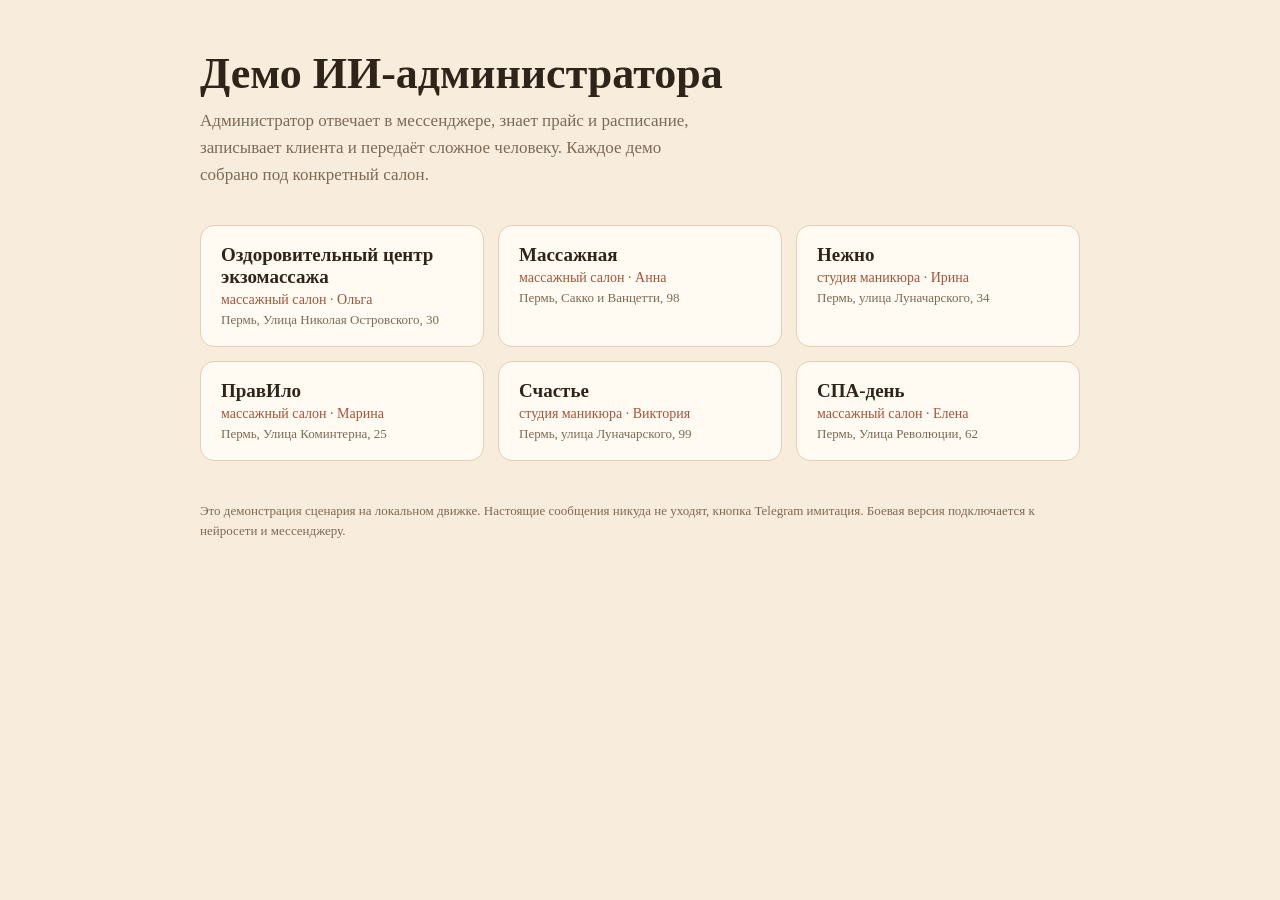
<file: index.html>
<!doctype html>
<html lang="ru">
<head>
<meta charset="utf-8">
<meta name="viewport" content="width=device-width, initial-scale=1">
<title>Демо ИИ-администратора</title>
<style>
  :root { --bg: #f8ecdc; --ink: #2f2419; --muted: #7d6a55; --line: #e2cfb6; --accent: #a4553a; }
  * { box-sizing: border-box; }
  body { margin: 0; padding: 48px 20px 64px; background: var(--bg); color: var(--ink);
         font-family: Georgia, "Times New Roman", serif; }
  .wrap { max-width: 880px; margin: 0 auto; }
  h1 { font-size: clamp(28px, 4vw, 44px); margin: 0 0 8px; font-weight: 600; }
  p.lead { color: var(--muted); margin: 0 0 36px; font-size: 17px; line-height: 1.6; max-width: 60ch; }
  .grid { display: grid; gap: 14px; grid-template-columns: repeat(auto-fill, minmax(250px, 1fr)); }
  .card { display: flex; flex-direction: column; gap: 4px; padding: 18px 20px; text-decoration: none;
          color: inherit; background: #fffaf2; border: 1px solid var(--line); border-radius: 14px;
          transition: border-color .2s, transform .2s; }
  .card:hover { border-color: var(--accent); transform: translateY(-2px); }
  .card__name { font-size: 19px; font-weight: 600; }
  .card__meta { color: var(--accent); font-size: 14px; }
  .card__addr { color: var(--muted); font-size: 13px; }
  footer { margin-top: 40px; color: var(--muted); font-size: 13px; line-height: 1.6; }
  @media (prefers-reduced-motion: reduce) { .card { transition: none; } .card:hover { transform: none; } }
</style>
</head>
<body>
  <div class="wrap">
    <h1>Демо ИИ-администратора</h1>
    <p class="lead">Администратор отвечает в мессенджере, знает прайс и расписание, записывает клиента и передаёт сложное человеку. Каждое демо собрано под конкретный салон.</p>
    <div class="grid">
      <a class="card" href="./ekzomassazh/">
        <span class="card__name">Оздоровительный центр экзомассажа</span>
        <span class="card__meta">массажный салон · Ольга</span>
        <span class="card__addr">Пермь, Улица Николая Островского, 30</span>
      </a>
      <a class="card" href="./massazhnaya/">
        <span class="card__name">Массажная</span>
        <span class="card__meta">массажный салон · Анна</span>
        <span class="card__addr">Пермь, Сакко и Ванцетти, 98</span>
      </a>
      <a class="card" href="./nezhno/">
        <span class="card__name">Нежно</span>
        <span class="card__meta">студия маникюра · Ирина</span>
        <span class="card__addr">Пермь, улица Луначарского, 34</span>
      </a>
      <a class="card" href="./pravilo/">
        <span class="card__name">ПравИло</span>
        <span class="card__meta">массажный салон · Марина</span>
        <span class="card__addr">Пермь, Улица Коминтерна, 25</span>
      </a>
      <a class="card" href="./schastye/">
        <span class="card__name">Счастье</span>
        <span class="card__meta">студия маникюра · Виктория</span>
        <span class="card__addr">Пермь, улица Луначарского, 99</span>
      </a>
      <a class="card" href="./spa-den/">
        <span class="card__name">СПА-день</span>
        <span class="card__meta">массажный салон · Елена</span>
        <span class="card__addr">Пермь, Улица Революции, 62</span>
      </a>
    </div>
    <footer>Это демонстрация сценария на локальном движке. Настоящие сообщения никуда не уходят,
    кнопка Telegram имитация. Боевая версия подключается к нейросети и мессенджеру.</footer>
  </div>
</body>
</html>
</file>
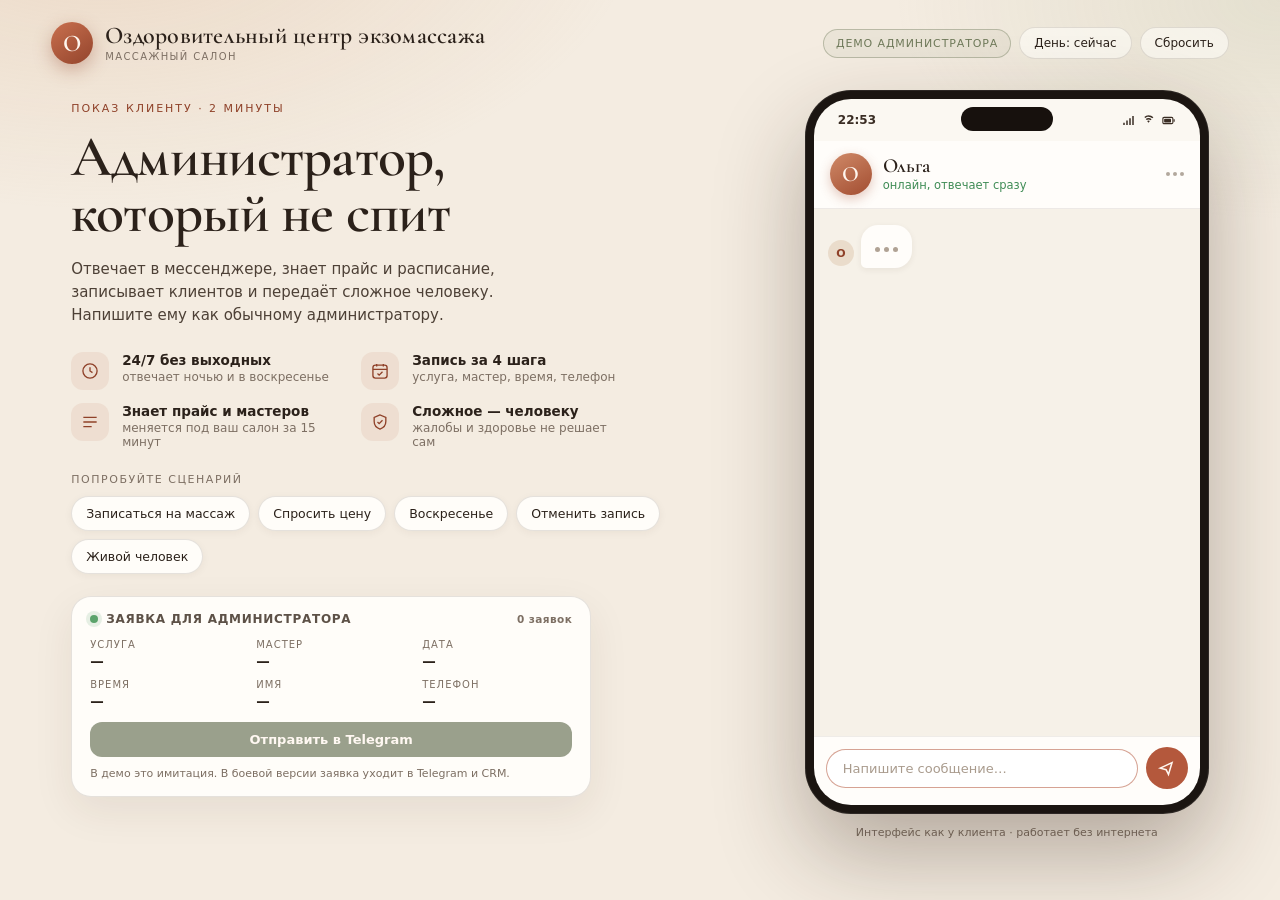
<file: ekzomassazh/index.html>
<!DOCTYPE html>
<html lang="ru">
<head>
  <meta charset="UTF-8">
  <meta name="viewport" content="width=device-width, initial-scale=1.0">
  <title>ИИ-администратор салона — демо</title>
  <meta name="description" content="Демо ИИ-администратора салона красоты: отвечает, знает цены и расписание, записывает клиентов, передаёт сложное человеку.">
  <link rel="icon" href="data:image/svg+xml,%3Csvg xmlns='http://www.w3.org/2000/svg' viewBox='0 0 32 32'%3E%3Crect width='32' height='32' rx='8' fill='%23a4553a'/%3E%3Cpath d='M8 10h16v11H15l-7 5z' fill='%23fffaf2'/%3E%3C/svg%3E">
  <link rel="stylesheet" href="fonts.css">
  <link rel="stylesheet" href="styles.css">
</head>
<body>

  <header class="topbar">
    <a class="brand" href="#">
      <span class="brand__mark" id="brandMark">А</span>
      <span class="brand__text"><span id="brandName">Аврора</span><small id="brandTagline">студия красоты</small></span>
    </a>
    <div class="topbar__right">
      <span class="demo-badge">демо администратора</span>
      <button class="ghost-btn" id="nightToggle" type="button" aria-pressed="false">День: сейчас</button>
      <button class="ghost-btn" id="resetBtn" type="button">Сбросить</button>
    </div>
  </header>

  <main class="layout">

    <section class="hero" aria-labelledby="heroTitle">
      <p class="eyebrow">Показ клиенту · 2 минуты</p>
      <h1 id="heroTitle">Администратор,<br>который не спит</h1>
      <p class="lead">Отвечает в мессенджере, знает прайс и расписание, записывает клиентов и передаёт сложное человеку. Напишите ему как обычному администратору.</p>

      <ul class="features">
        <li>
          <span class="feature__icon" aria-hidden="true">
            <svg viewBox="0 0 24 24" fill="none" stroke="currentColor" stroke-width="1.6"><circle cx="12" cy="12" r="8.5"/><path d="M12 7.5V12l3 2"/></svg>
          </span>
          <span><b>24/7 без выходных</b><small>отвечает ночью и в воскресенье</small></span>
        </li>
        <li>
          <span class="feature__icon" aria-hidden="true">
            <svg viewBox="0 0 24 24" fill="none" stroke="currentColor" stroke-width="1.6"><rect x="3.5" y="5" width="17" height="15.5" rx="3"/><path d="M8 3.5v3M16 3.5v3M3.5 10h17"/><path d="m9 15 2 2 4-4"/></svg>
          </span>
          <span><b>Запись за 4 шага</b><small>услуга, мастер, время, телефон</small></span>
        </li>
        <li>
          <span class="feature__icon" aria-hidden="true">
            <svg viewBox="0 0 24 24" fill="none" stroke="currentColor" stroke-width="1.6"><path d="M4 6.5h16M4 12h16M4 17.5h10"/></svg>
          </span>
          <span><b>Знает прайс и мастеров</b><small>меняется под ваш салон за 15 минут</small></span>
        </li>
        <li>
          <span class="feature__icon" aria-hidden="true">
            <svg viewBox="0 0 24 24" fill="none" stroke="currentColor" stroke-width="1.6"><path d="M12 3.5 5 6.5v5c0 4.3 2.9 7.6 7 9 4.1-1.4 7-4.7 7-9v-5l-7-3Z"/><path d="m9 12 2 2 4-4"/></svg>
          </span>
          <span><b>Сложное — человеку</b><small>жалобы и здоровье не решает сам</small></span>
        </li>
      </ul>

      <div class="scenarios" aria-label="Готовые сценарии для показа">
        <p class="scenarios__title">Попробуйте сценарий</p>
        <div class="scenarios__row">
          <button type="button" class="scenario" data-scenario="Хочу записаться на массаж">Записаться на массаж</button>
          <button type="button" class="scenario" data-scenario="Сколько стоит массаж?">Спросить цену</button>
          <button type="button" class="scenario" data-scenario="Вы работаете в воскресенье?">Воскресенье</button>
          <button type="button" class="scenario" data-scenario="Хочу отменить запись">Отменить запись</button>
          <button type="button" class="scenario" data-scenario="Позовите живого человека">Живой человек</button>
        </div>
      </div>

      <div class="lead-card" id="leadCard" aria-label="Заявка, которую собрал администратор">
        <div class="lead-card__head">
          <span class="lead-card__dot" aria-hidden="true"></span>
          <span>Заявка для администратора</span>
          <span class="lead-card__count" id="leadCount">0 заявок</span>
        </div>
        <dl class="lead-card__grid">
          <div><dt>Услуга</dt><dd id="leadService">—</dd></div>
          <div><dt>Мастер</dt><dd id="leadMaster">—</dd></div>
          <div><dt>Дата</dt><dd id="leadDate">—</dd></div>
          <div><dt>Время</dt><dd id="leadTime">—</dd></div>
          <div><dt>Имя</dt><dd id="leadName">—</dd></div>
          <div><dt>Телефон</dt><dd id="leadPhone">—</dd></div>
        </dl>
        <button type="button" class="tg-btn" id="sendTg" disabled>Отправить в Telegram</button>
        <p class="lead-card__hint">В демо это имитация. В боевой версии заявка уходит в Telegram и CRM.</p>
      </div>

    </section>

    <section class="stage" aria-label="Телефон с чатом администратора">
      <div class="phone">
        <div class="phone__status">
          <span id="clock">10:24</span>
          <span class="phone__island" aria-hidden="true"></span>
          <span class="phone__icons" aria-hidden="true">
            <svg viewBox="0 0 20 20" fill="currentColor"><path d="M3 13h2v3H3zM7 10h2v6H7zM11 7h2v9h-2zM15 4h2v12h-2z"/></svg>
            <svg viewBox="0 0 20 20" fill="currentColor"><path d="M10 3c2.5 0 4.8 1 6.5 2.7l-1.4 1.4A7.2 7.2 0 0 0 10 5c-1.6 0-3.1.6-4.2 1.7L4.4 5.3A9.2 9.2 0 0 1 10 3Zm0 3.5c1.6 0 3 .6 4.1 1.7l-1.4 1.4A4.2 4.2 0 0 0 10 8.5c-.9 0-1.7.3-2.3.8L6.3 7.9c1-.9 2.3-1.4 3.7-1.4Zm0 3.5c.7 0 1.3.3 1.8.7L10 13l-1.8-2.3c.5-.4 1.1-.7 1.8-.7Z"/></svg>
            <svg viewBox="0 0 24 24" fill="none" stroke="currentColor" stroke-width="1.8"><rect x="3" y="7" width="16" height="10" rx="2"/><path d="M21 10v4"/><rect x="5" y="9" width="11" height="6" rx="1" fill="currentColor" stroke="none"/></svg>
          </span>
        </div>

        <div class="phone__header">
          <div class="avatar" id="adminAvatar" aria-hidden="true">А</div>
          <div class="phone__who">
            <strong id="adminNameHeader">Анна</strong>
            <span id="chatStatus">онлайн, отвечает сразу</span>
          </div>
          <div class="phone__dots" aria-hidden="true">
            <span></span><span></span><span></span>
          </div>
        </div>

        <div class="chat" id="messages" role="log" aria-live="polite" aria-label="Переписка с администратором"></div>

        <div class="chips" id="chips" aria-label="Быстрые ответы"></div>

        <form class="composer" id="chatForm" autocomplete="off">
          <label class="visually-hidden" for="chatInput">Сообщение администратору</label>
          <input id="chatInput" type="text" placeholder="Напишите сообщение…" maxlength="300">
          <button type="submit" id="sendBtn" aria-label="Отправить">
            <svg viewBox="0 0 24 24" fill="none" stroke="currentColor" stroke-width="1.9"><path d="m4 11.5 15-7-4.5 15-3-6-7.5-2Z"/></svg>
          </button>
        </form>
      </div>
      <div class="stage__caption">
        <span class="badge-soft" id="escalateBadge" hidden>передано администратору</span>
        <span>Интерфейс как у клиента · работает без интернета</span>
      </div>
    </section>

  </main>

  <div class="toast" id="toast" role="status" aria-live="polite"></div>

  <script src="data.js"></script>
  <script src="app.js"></script>
</body>
</html>
</file>
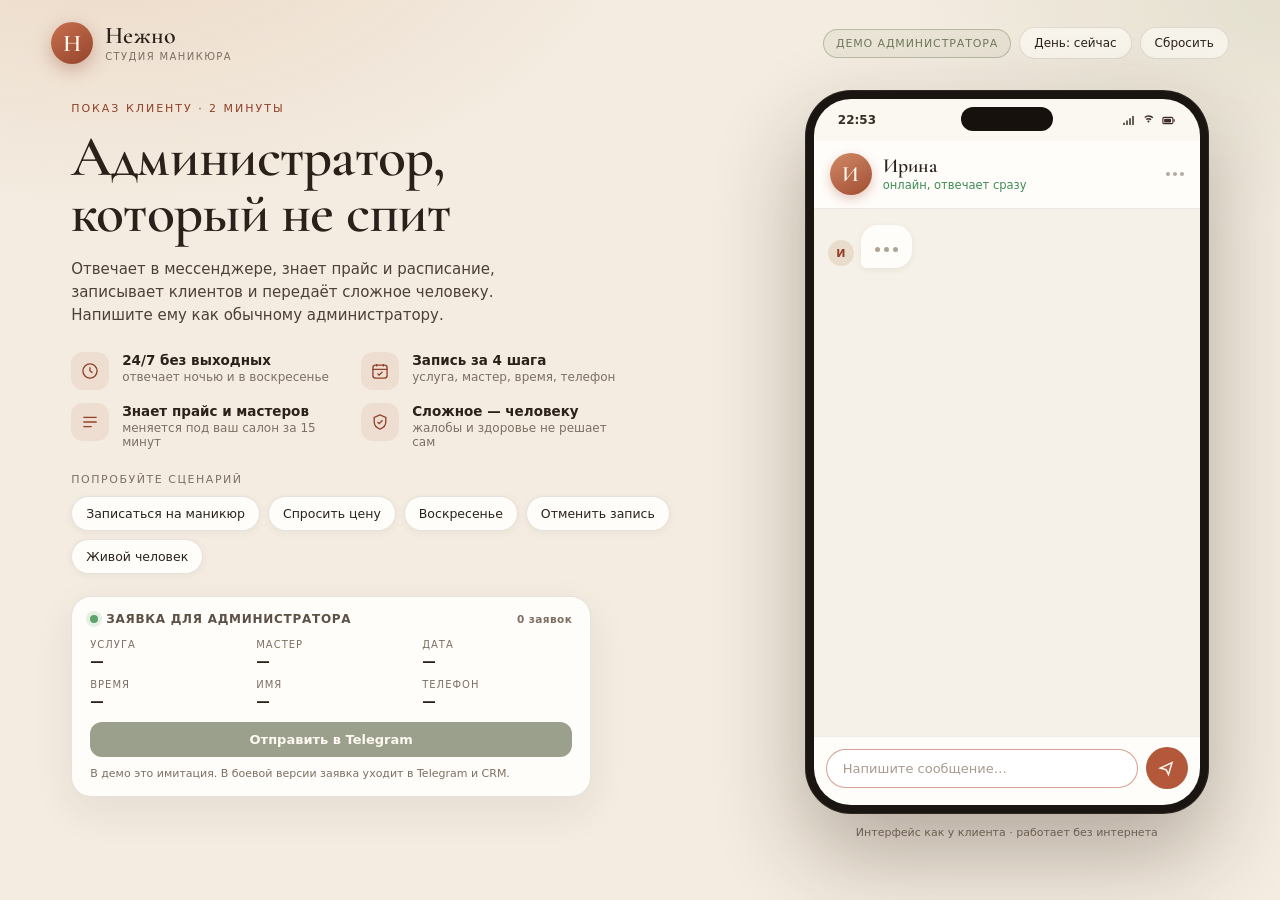
<file: nezhno/index.html>
<!DOCTYPE html>
<html lang="ru">
<head>
  <meta charset="UTF-8">
  <meta name="viewport" content="width=device-width, initial-scale=1.0">
  <title>ИИ-администратор салона — демо</title>
  <meta name="description" content="Демо ИИ-администратора салона красоты: отвечает, знает цены и расписание, записывает клиентов, передаёт сложное человеку.">
  <link rel="icon" href="data:image/svg+xml,%3Csvg xmlns='http://www.w3.org/2000/svg' viewBox='0 0 32 32'%3E%3Crect width='32' height='32' rx='8' fill='%23a4553a'/%3E%3Cpath d='M8 10h16v11H15l-7 5z' fill='%23fffaf2'/%3E%3C/svg%3E">
  <link rel="stylesheet" href="fonts.css">
  <link rel="stylesheet" href="styles.css">
</head>
<body>

  <header class="topbar">
    <a class="brand" href="#">
      <span class="brand__mark" id="brandMark">А</span>
      <span class="brand__text"><span id="brandName">Аврора</span><small id="brandTagline">студия красоты</small></span>
    </a>
    <div class="topbar__right">
      <span class="demo-badge">демо администратора</span>
      <button class="ghost-btn" id="nightToggle" type="button" aria-pressed="false">День: сейчас</button>
      <button class="ghost-btn" id="resetBtn" type="button">Сбросить</button>
    </div>
  </header>

  <main class="layout">

    <section class="hero" aria-labelledby="heroTitle">
      <p class="eyebrow">Показ клиенту · 2 минуты</p>
      <h1 id="heroTitle">Администратор,<br>который не спит</h1>
      <p class="lead">Отвечает в мессенджере, знает прайс и расписание, записывает клиентов и передаёт сложное человеку. Напишите ему как обычному администратору.</p>

      <ul class="features">
        <li>
          <span class="feature__icon" aria-hidden="true">
            <svg viewBox="0 0 24 24" fill="none" stroke="currentColor" stroke-width="1.6"><circle cx="12" cy="12" r="8.5"/><path d="M12 7.5V12l3 2"/></svg>
          </span>
          <span><b>24/7 без выходных</b><small>отвечает ночью и в воскресенье</small></span>
        </li>
        <li>
          <span class="feature__icon" aria-hidden="true">
            <svg viewBox="0 0 24 24" fill="none" stroke="currentColor" stroke-width="1.6"><rect x="3.5" y="5" width="17" height="15.5" rx="3"/><path d="M8 3.5v3M16 3.5v3M3.5 10h17"/><path d="m9 15 2 2 4-4"/></svg>
          </span>
          <span><b>Запись за 4 шага</b><small>услуга, мастер, время, телефон</small></span>
        </li>
        <li>
          <span class="feature__icon" aria-hidden="true">
            <svg viewBox="0 0 24 24" fill="none" stroke="currentColor" stroke-width="1.6"><path d="M4 6.5h16M4 12h16M4 17.5h10"/></svg>
          </span>
          <span><b>Знает прайс и мастеров</b><small>меняется под ваш салон за 15 минут</small></span>
        </li>
        <li>
          <span class="feature__icon" aria-hidden="true">
            <svg viewBox="0 0 24 24" fill="none" stroke="currentColor" stroke-width="1.6"><path d="M12 3.5 5 6.5v5c0 4.3 2.9 7.6 7 9 4.1-1.4 7-4.7 7-9v-5l-7-3Z"/><path d="m9 12 2 2 4-4"/></svg>
          </span>
          <span><b>Сложное — человеку</b><small>жалобы и здоровье не решает сам</small></span>
        </li>
      </ul>

      <div class="scenarios" aria-label="Готовые сценарии для показа">
        <p class="scenarios__title">Попробуйте сценарий</p>
        <div class="scenarios__row">
          <button type="button" class="scenario" data-scenario="Хочу записаться на маникюр">Записаться на маникюр</button>
          <button type="button" class="scenario" data-scenario="Сколько стоит маникюр?">Спросить цену</button>
          <button type="button" class="scenario" data-scenario="Вы работаете в воскресенье?">Воскресенье</button>
          <button type="button" class="scenario" data-scenario="Хочу отменить запись">Отменить запись</button>
          <button type="button" class="scenario" data-scenario="Позовите живого человека">Живой человек</button>
        </div>
      </div>

      <div class="lead-card" id="leadCard" aria-label="Заявка, которую собрал администратор">
        <div class="lead-card__head">
          <span class="lead-card__dot" aria-hidden="true"></span>
          <span>Заявка для администратора</span>
          <span class="lead-card__count" id="leadCount">0 заявок</span>
        </div>
        <dl class="lead-card__grid">
          <div><dt>Услуга</dt><dd id="leadService">—</dd></div>
          <div><dt>Мастер</dt><dd id="leadMaster">—</dd></div>
          <div><dt>Дата</dt><dd id="leadDate">—</dd></div>
          <div><dt>Время</dt><dd id="leadTime">—</dd></div>
          <div><dt>Имя</dt><dd id="leadName">—</dd></div>
          <div><dt>Телефон</dt><dd id="leadPhone">—</dd></div>
        </dl>
        <button type="button" class="tg-btn" id="sendTg" disabled>Отправить в Telegram</button>
        <p class="lead-card__hint">В демо это имитация. В боевой версии заявка уходит в Telegram и CRM.</p>
      </div>

    </section>

    <section class="stage" aria-label="Телефон с чатом администратора">
      <div class="phone">
        <div class="phone__status">
          <span id="clock">10:24</span>
          <span class="phone__island" aria-hidden="true"></span>
          <span class="phone__icons" aria-hidden="true">
            <svg viewBox="0 0 20 20" fill="currentColor"><path d="M3 13h2v3H3zM7 10h2v6H7zM11 7h2v9h-2zM15 4h2v12h-2z"/></svg>
            <svg viewBox="0 0 20 20" fill="currentColor"><path d="M10 3c2.5 0 4.8 1 6.5 2.7l-1.4 1.4A7.2 7.2 0 0 0 10 5c-1.6 0-3.1.6-4.2 1.7L4.4 5.3A9.2 9.2 0 0 1 10 3Zm0 3.5c1.6 0 3 .6 4.1 1.7l-1.4 1.4A4.2 4.2 0 0 0 10 8.5c-.9 0-1.7.3-2.3.8L6.3 7.9c1-.9 2.3-1.4 3.7-1.4Zm0 3.5c.7 0 1.3.3 1.8.7L10 13l-1.8-2.3c.5-.4 1.1-.7 1.8-.7Z"/></svg>
            <svg viewBox="0 0 24 24" fill="none" stroke="currentColor" stroke-width="1.8"><rect x="3" y="7" width="16" height="10" rx="2"/><path d="M21 10v4"/><rect x="5" y="9" width="11" height="6" rx="1" fill="currentColor" stroke="none"/></svg>
          </span>
        </div>

        <div class="phone__header">
          <div class="avatar" id="adminAvatar" aria-hidden="true">А</div>
          <div class="phone__who">
            <strong id="adminNameHeader">Анна</strong>
            <span id="chatStatus">онлайн, отвечает сразу</span>
          </div>
          <div class="phone__dots" aria-hidden="true">
            <span></span><span></span><span></span>
          </div>
        </div>

        <div class="chat" id="messages" role="log" aria-live="polite" aria-label="Переписка с администратором"></div>

        <div class="chips" id="chips" aria-label="Быстрые ответы"></div>

        <form class="composer" id="chatForm" autocomplete="off">
          <label class="visually-hidden" for="chatInput">Сообщение администратору</label>
          <input id="chatInput" type="text" placeholder="Напишите сообщение…" maxlength="300">
          <button type="submit" id="sendBtn" aria-label="Отправить">
            <svg viewBox="0 0 24 24" fill="none" stroke="currentColor" stroke-width="1.9"><path d="m4 11.5 15-7-4.5 15-3-6-7.5-2Z"/></svg>
          </button>
        </form>
      </div>
      <div class="stage__caption">
        <span class="badge-soft" id="escalateBadge" hidden>передано администратору</span>
        <span>Интерфейс как у клиента · работает без интернета</span>
      </div>
    </section>

  </main>

  <div class="toast" id="toast" role="status" aria-live="polite"></div>

  <script src="data.js"></script>
  <script src="app.js"></script>
</body>
</html>
</file>
<file: ekzomassazh/fonts.css>
﻿/* Шрифт встроен в CSS, чтобы демо открывалось двойным кликом без сервера. */
@font-face {
  font-family: "Cormorant";
  src: url("[data-uri]") format("woff2");
  font-weight: 600;
  font-style: normal;
  font-display: swap;
  unicode-range: U+0301, U+0400-045F, U+0490-0491, U+04B0-04B1, U+2116;
}
@font-face {
  font-family: "Cormorant";
  src: url("[data-uri]") format("woff2");
  font-weight: 600;
  font-style: normal;
  font-display: swap;
  unicode-range: U+0000-00FF, U+0131, U+0152-0153, U+02BB-02BC, U+02C6, U+02DA, U+02DC, U+2000-206F, U+2074, U+20AC, U+2122, U+2191, U+2193, U+2212, U+2215, U+FEFF, U+FFFD;
}
</file>
<file: ekzomassazh/styles.css>
﻿/* Шрифт Cormorant подключён в fonts.css (встроен в base64). */

:root {
  --bg: #f4ece1;
  --ink: #2b211a;
  --muted: #7d6f63;
  --card: #fffdf9;
  --line: rgba(60, 40, 25, 0.13);
  --accent: #b4583c;
  --accent-deep: #8f4129;
  --olive: #6f7a5a;
  --phone-frame: #1b1511;
  --chat-bg: #f6f1e8;
  --bubble: #fffdfa;
  --shadow: 0 24px 60px rgba(64, 42, 22, 0.14);
}

* { box-sizing: border-box; }

html, body { height: 100%; }

body {
  margin: 0;
  background: var(--bg);
  color: var(--ink);
  font-family: "Segoe UI", system-ui, -apple-system, "Helvetica Neue", Arial, sans-serif;
  -webkit-font-smoothing: antialiased;
  transition: background 0.45s ease, color 0.45s ease;
}

body::before {
  content: "";
  position: fixed;
  inset: 0;
  pointer-events: none;
  background:
    radial-gradient(900px 500px at 8% -10%, rgba(214, 168, 128, 0.28), transparent 60%),
    radial-gradient(700px 400px at 100% 0%, rgba(160, 170, 130, 0.18), transparent 55%);
}

.visually-hidden {
  position: absolute;
  width: 1px; height: 1px;
  margin: -1px; padding: 0;
  overflow: hidden;
  clip: rect(0 0 0 0);
  white-space: nowrap;
  border: 0;
}

/* ---------- верхняя панель ---------- */

.topbar {
  position: relative;
  display: flex;
  align-items: center;
  justify-content: space-between;
  gap: 16px;
  padding: 22px clamp(18px, 4vw, 52px);
  max-width: 1360px;
  margin: 0 auto;
}

.brand {
  display: flex;
  align-items: center;
  gap: 12px;
  text-decoration: none;
  color: inherit;
}

.brand__mark {
  width: 42px; height: 42px;
  display: grid;
  place-items: center;
  border-radius: 50%;
  background: linear-gradient(145deg, #c9704f, #93442c);
  color: #fff6ee;
  font-family: "Cormorant", Georgia, serif;
  font-size: 24px;
  box-shadow: 0 6px 18px rgba(147, 68, 44, 0.35);
}

.brand__text {
  display: flex;
  flex-direction: column;
  font-family: "Cormorant", Georgia, serif;
  font-size: 24px;
  line-height: 1;
  letter-spacing: 0.01em;
}
.brand__text small {
  font-family: "Segoe UI", system-ui, sans-serif;
  font-size: 10px;
  letter-spacing: 0.14em;
  text-transform: uppercase;
  color: var(--muted);
  margin-top: 4px;
}

.topbar__right {
  display: flex;
  align-items: center;
  gap: 8px;
  flex-wrap: wrap;
  justify-content: flex-end;
}

.demo-badge {
  font-size: 11px;
  letter-spacing: 0.08em;
  text-transform: uppercase;
  color: var(--olive);
  border: 1px solid rgba(111, 122, 90, 0.4);
  border-radius: 999px;
  padding: 7px 12px;
  background: rgba(111, 122, 90, 0.07);
}

.ghost-btn {
  appearance: none;
  border: 1px solid var(--line);
  background: rgba(255, 253, 249, 0.6);
  color: var(--ink);
  border-radius: 999px;
  padding: 8px 14px;
  font: inherit;
  font-size: 12px;
  cursor: pointer;
  transition: background 0.2s ease, border-color 0.2s ease;
}
.ghost-btn:hover { background: var(--card); border-color: rgba(60, 40, 25, 0.28); }
.ghost-btn[aria-pressed="true"] { background: #2a221b; color: #f5ece1; border-color: #2a221b; }

/* ---------- макет ---------- */

.layout {
  position: relative;
  max-width: 1240px;
  margin: 0 auto;
  padding: 4px clamp(18px, 4vw, 52px) 48px;
  display: grid;
  grid-template-columns: minmax(0, 1fr) 404px;
  gap: clamp(32px, 5vw, 76px);
  align-items: start;
}

.hero { padding-top: 12px; }

.eyebrow {
  margin: 0 0 14px;
  font-size: 11px;
  letter-spacing: 0.18em;
  text-transform: uppercase;
  color: var(--accent-deep);
}

h1 {
  margin: 0;
  font-family: "Cormorant", Georgia, serif;
  font-weight: 600;
  font-size: clamp(42px, 4.5vw, 60px);
  line-height: 0.98;
  letter-spacing: -0.015em;
}

.lead {
  max-width: 46ch;
  margin: 16px 0 0;
  font-size: 15px;
  line-height: 1.55;
  color: #4d4036;
}

/* ---------- преимущества ---------- */

.features {
  list-style: none;
  margin: 24px 0 0;
  padding: 0;
  display: grid;
  grid-template-columns: 1fr 1fr;
  gap: 13px 20px;
  max-width: 560px;
}
.features li {
  display: flex;
  gap: 13px;
  align-items: flex-start;
}
.feature__icon {
  flex: 0 0 38px;
  width: 38px; height: 38px;
  display: grid;
  place-items: center;
  border-radius: 12px;
  background: rgba(180, 88, 60, 0.09);
  color: var(--accent-deep);
}
.feature__icon svg { width: 20px; height: 20px; }
.features b { display: block; font-size: 13.5px; font-weight: 600; }
.features small { display: block; font-size: 12px; color: var(--muted); margin-top: 2px; }

/* ---------- сценарии ---------- */

.scenarios { margin-top: 24px; }
.scenarios__title {
  margin: 0 0 10px;
  font-size: 11px;
  letter-spacing: 0.14em;
  text-transform: uppercase;
  color: var(--muted);
}
.scenarios__row { display: flex; flex-wrap: wrap; gap: 8px; }

.scenario {
  appearance: none;
  border: 1px solid var(--line);
  background: var(--card);
  color: var(--ink);
  border-radius: 999px;
  padding: 9px 14px;
  font: inherit;
  font-size: 12.5px;
  cursor: pointer;
  transition: transform 0.15s ease, border-color 0.2s ease, background 0.2s ease;
  box-shadow: 0 2px 8px rgba(64, 42, 22, 0.05);
}
.scenario:hover { border-color: rgba(180, 88, 60, 0.5); background: #fff; transform: translateY(-1px); }
.scenario:active { transform: translateY(0); }

/* ---------- карточка заявки ---------- */

.lead-card {
  margin-top: 22px;
  max-width: 520px;
  background: var(--card);
  border: 1px solid var(--line);
  border-radius: 20px;
  padding: 15px 18px;
  box-shadow: 0 14px 40px rgba(64, 42, 22, 0.08);
  transition: border-color 0.3s ease, box-shadow 0.3s ease;
}
.lead-card.is-new {
  border-color: rgba(180, 88, 60, 0.55);
  box-shadow: 0 18px 50px rgba(180, 88, 60, 0.18);
}
.lead-card__head {
  display: flex;
  align-items: center;
  gap: 8px;
  font-size: 12px;
  font-weight: 600;
  letter-spacing: 0.06em;
  text-transform: uppercase;
  color: #5d5147;
}
.lead-card__dot {
  width: 8px; height: 8px;
  border-radius: 50%;
  background: #5ba36b;
  box-shadow: 0 0 0 4px rgba(91, 163, 107, 0.15);
}
.lead-card__count {
  margin-left: auto;
  font-size: 10.5px;
  letter-spacing: 0.04em;
  color: var(--muted);
  text-transform: none;
}
.lead-card__grid {
  display: grid;
  grid-template-columns: repeat(3, 1fr);
  gap: 10px 16px;
  margin: 13px 0 0;
}
.lead-card__grid dt {
  font-size: 10px;
  letter-spacing: 0.1em;
  text-transform: uppercase;
  color: var(--muted);
}
.lead-card__grid dd {
  margin: 3px 0 0;
  font-size: 13.5px;
  font-weight: 600;
}
.tg-btn {
  width: 100%;
  margin-top: 13px;
  border: 0;
  border-radius: 12px;
  padding: 10px 14px;
  background: var(--accent);
  color: #fff8f2;
  font: inherit;
  font-size: 13px;
  font-weight: 600;
  cursor: pointer;
  transition: background 0.2s ease;
}
.tg-btn:hover { background: var(--accent-deep); }
.tg-btn:disabled { background: #9aa08c; cursor: default; }
.lead-card__hint {
  margin: 9px 0 0;
  font-size: 11px;
  line-height: 1.4;
  color: var(--muted);
}

.footnote {
  margin: 18px 0 0;
  font-size: 11.5px;
  color: var(--muted);
  max-width: 470px;
}

/* ---------- телефон ---------- */

.stage {
  position: sticky;
  top: 18px;
  display: flex;
  flex-direction: column;
  align-items: center;
  gap: 12px;
}

.phone {
  position: relative;
  width: 100%;
  max-width: 404px;
  height: clamp(600px, calc(100vh - 176px), 772px);
  display: flex;
  flex-direction: column;
  background: var(--phone-frame);
  border-radius: 46px;
  padding: 9px;
  box-shadow:
    0 40px 90px rgba(46, 28, 14, 0.32),
    0 0 0 1px rgba(255, 255, 255, 0.08) inset;
}

.phone__status {
  position: relative;
  flex: 0 0 42px;
  display: flex;
  align-items: center;
  justify-content: space-between;
  padding: 0 24px;
  background: #fbf8f2;
  border-radius: 37px 37px 0 0;
  font-size: 12px;
  font-weight: 600;
  color: #3a2d24;
}
.phone__island {
  position: absolute;
  left: 50%;
  top: 8px;
  transform: translateX(-50%);
  width: 92px;
  height: 24px;
  border-radius: 20px;
  background: #17110d;
}
.phone__icons { display: flex; gap: 5px; align-items: center; }
.phone__icons svg { width: 15px; height: 15px; }

.phone__header {
  flex: 0 0 auto;
  display: flex;
  align-items: center;
  gap: 11px;
  padding: 12px 16px 13px;
  background: #fffdfa;
  border-bottom: 1px solid rgba(60, 40, 25, 0.09);
}
.avatar {
  width: 42px; height: 42px;
  flex: 0 0 42px;
  border-radius: 50%;
  display: grid;
  place-items: center;
  background: linear-gradient(150deg, #d08a68, #a24d31);
  color: #fff6ee;
  font-family: "Cormorant", Georgia, serif;
  font-size: 22px;
  box-shadow: 0 4px 12px rgba(162, 77, 49, 0.3);
}
.phone__who { display: flex; flex-direction: column; gap: 2px; min-width: 0; }
.phone__who strong {
  font-family: "Cormorant", Georgia, serif;
  font-size: 20px;
  font-weight: 600;
  line-height: 1;
}
.phone__who span {
  font-size: 11.5px;
  color: #3f8c55;
  white-space: nowrap;
  overflow: hidden;
  text-overflow: ellipsis;
}
.phone__dots { margin-left: auto; display: flex; gap: 3px; }
.phone__dots span {
  width: 4px; height: 4px;
  border-radius: 50%;
  background: #b3a89c;
}

.chat {
  flex: 1 1 auto;
  overflow-y: auto;
  overscroll-behavior: contain;
  padding: 16px 14px 10px;
  background: var(--chat-bg);
  display: flex;
  flex-direction: column;
  gap: 9px;
  scrollbar-width: thin;
  scrollbar-color: rgba(60, 40, 25, 0.2) transparent;
}
.chat::-webkit-scrollbar { width: 5px; }
.chat::-webkit-scrollbar-thumb { background: rgba(60, 40, 25, 0.18); border-radius: 10px; }

.msg {
  display: flex;
  align-items: flex-end;
  gap: 7px;
  max-width: 88%;
  animation: msg-in 0.28s ease both;
}
.msg--bot { align-self: flex-start; }
.msg--user { align-self: flex-end; flex-direction: row-reverse; }

.msg__avatar {
  flex: 0 0 26px;
  width: 26px; height: 26px;
  border-radius: 50%;
  display: grid;
  place-items: center;
  background: #eadccb;
  color: var(--accent-deep);
  font-size: 11px;
  font-weight: 700;
  margin-bottom: 2px;
}

.msg__bubble {
  position: relative;
  background: var(--bubble);
  border-radius: 17px 17px 17px 5px;
  padding: 9px 13px 7px;
  box-shadow: 0 2px 6px rgba(60, 40, 25, 0.07);
  min-width: 0;
}
.msg--user .msg__bubble {
  background: #4f5b3c;
  color: #f7f3e9;
  border-radius: 17px 17px 5px 17px;
}
.msg__text {
  display: block;
  font-size: 13.5px;
  line-height: 1.45;
  white-space: pre-line;
  overflow-wrap: anywhere;
}
.msg__time {
  display: block;
  text-align: right;
  font-size: 9.5px;
  color: #a29487;
  margin-top: 3px;
}
.msg--user .msg__time { color: rgba(247, 243, 233, 0.62); }

.msg--typing .msg__bubble { padding: 12px 14px; }
.typing { display: inline-flex; gap: 4px; align-items: center; }
.typing i {
  width: 5px; height: 5px;
  border-radius: 50%;
  background: #b0a294;
  animation: blink 1.1s infinite ease-in-out;
}
.typing i:nth-child(2) { animation-delay: 0.18s; }
.typing i:nth-child(3) { animation-delay: 0.36s; }

.system-note {
  align-self: center;
  max-width: 84%;
  text-align: center;
  font-size: 10.5px;
  line-height: 1.4;
  color: #8a7c6f;
  background: rgba(60, 40, 25, 0.05);
  border-radius: 10px;
  padding: 5px 11px;
  animation: msg-in 0.3s ease both;
}

.chips {
  flex: 0 0 auto;
  display: flex;
  flex-wrap: wrap;
  gap: 7px;
  padding: 6px 14px 2px;
  background: var(--chat-bg);
  min-height: 8px;
}
.chip {
  appearance: none;
  border: 1px solid rgba(180, 88, 60, 0.38);
  background: #fffdfa;
  color: var(--accent-deep);
  border-radius: 999px;
  padding: 6px 11px;
  font: inherit;
  font-size: 11.5px;
  cursor: pointer;
  transition: background 0.18s ease, border-color 0.18s ease;
  animation: msg-in 0.25s ease both;
}
.chip:hover { background: #fff; border-color: var(--accent); }

.composer {
  flex: 0 0 auto;
  display: flex;
  gap: 8px;
  align-items: center;
  padding: 10px 12px 16px;
  background: #fffdfa;
  border-top: 1px solid rgba(60, 40, 25, 0.08);
  border-radius: 0 0 37px 37px;
}
.composer input {
  flex: 1 1 auto;
  min-width: 0;
  border: 1px solid rgba(60, 40, 25, 0.14);
  background: #f7f2ea;
  border-radius: 999px;
  padding: 11px 16px;
  font: inherit;
  font-size: 13px;
  color: var(--ink);
  outline: none;
  transition: border-color 0.2s ease, background 0.2s ease;
}
.composer input::placeholder { color: #a99b8d; }
.composer input:focus { border-color: rgba(180, 88, 60, 0.55); background: #fff; }
.composer button {
  flex: 0 0 42px;
  width: 42px; height: 42px;
  border: 0;
  border-radius: 50%;
  background: var(--accent);
  color: #fff7f1;
  display: grid;
  place-items: center;
  cursor: pointer;
  transition: background 0.2s ease, transform 0.15s ease;
}
.composer button:hover { background: var(--accent-deep); }
.composer button:active { transform: scale(0.95); }
.composer button svg { width: 19px; height: 19px; }

.stage__caption {
  display: flex;
  align-items: center;
  gap: 10px;
  font-size: 11px;
  color: var(--muted);
  text-align: center;
}
.badge-soft {
  font-size: 10px;
  letter-spacing: 0.05em;
  text-transform: uppercase;
  color: var(--olive);
  border: 1px solid rgba(111, 122, 90, 0.4);
  background: rgba(111, 122, 90, 0.08);
  border-radius: 999px;
  padding: 4px 9px;
  animation: msg-in 0.3s ease both;
}

/* ---------- тост ---------- */

.toast {
  position: fixed;
  left: 50%;
  bottom: 26px;
  transform: translate(-50%, 16px);
  background: #2a221b;
  color: #f6eee3;
  font-size: 13px;
  padding: 11px 18px;
  border-radius: 999px;
  box-shadow: 0 14px 40px rgba(0, 0, 0, 0.28);
  opacity: 0;
  pointer-events: none;
  transition: opacity 0.25s ease, transform 0.25s ease;
  z-index: 20;
}
.toast.is-visible { opacity: 1; transform: translate(-50%, 0); }

/* ---------- ночной режим ---------- */

body.is-night { --bg: #14110e; --ink: #f2e9de; --muted: #a2937f; --card: #211a15; --line: rgba(242, 233, 222, 0.14); --chat-bg: #181310; --bubble: #272019; }
body.is-night::before { background: radial-gradient(900px 500px at 10% -10%, rgba(120, 80, 50, 0.25), transparent 60%), radial-gradient(700px 400px at 100% 0%, rgba(80, 90, 60, 0.15), transparent 55%); }
body.is-night .lead { color: #cbbdad; }
body.is-night .ghost-btn { background: rgba(255, 255, 255, 0.05); }
body.is-night .ghost-btn:hover { background: rgba(255, 255, 255, 0.1); }
body.is-night .scenario { background: #211a15; }
body.is-night .scenario:hover { background: #2a211a; }
body.is-night .phone__status { background: #1d1712; color: #e8ddd0; }
body.is-night .phone__header { background: #211a15; }
body.is-night .phone__who strong { color: #f2e9de; }
body.is-night .msg__avatar { background: #3a2e24; color: #e8b79c; }
body.is-night .composer { background: #211a15; }
body.is-night .composer input { background: #2a221b; color: #f2e9de; }
body.is-night .composer input::placeholder { color: #8b7d6e; }
body.is-night .system-note { background: rgba(255, 255, 255, 0.06); color: #a2937f; }
body.is-night .chip { background: #2a221b; }
body.is-night .chip:hover { background: #332920; }

/* ---------- анимации ---------- */

@keyframes msg-in {
  from { opacity: 0; transform: translateY(7px); }
  to { opacity: 1; transform: translateY(0); }
}
@keyframes blink {
  0%, 60%, 100% { opacity: 0.35; transform: translateY(0); }
  30% { opacity: 1; transform: translateY(-2px); }
}

:focus-visible {
  outline: 2px solid var(--accent);
  outline-offset: 2px;
}

/* ---------- адаптив ---------- */

@media (max-width: 1080px) {
  .layout {
    grid-template-columns: minmax(0, 1fr);
    gap: 34px;
    max-width: 720px;
  }
  .stage { position: static; }
  .phone { max-width: 420px; height: min(72vh, 760px); min-height: 560px; margin: 0 auto; }
  .hero { text-align: left; }
  .features { max-width: none; grid-template-columns: 1fr; }
}

@media (max-width: 620px) {
  .topbar { padding: 16px 18px; flex-wrap: wrap; }
  .demo-badge { display: none; }
  .brand__text { font-size: 21px; }
  h1 { font-size: clamp(38px, 11vw, 50px); }
  .lead { font-size: 14.5px; }
  .scenarios__row { flex-wrap: wrap; gap: 7px; }
  .scenario { flex: 0 0 auto; font-size: 12px; padding: 8px 12px; }
  .phone {
    width: calc(100vw - 24px);
    max-width: none;
    height: min(74vh, 680px);
    min-height: 540px;
    border-radius: 38px;
    padding: 7px;
  }
  .phone__status { border-radius: 31px 31px 0 0; padding: 0 18px; }
  .composer { border-radius: 0 0 31px 31px; }
  .lead-card { max-width: none; }
  .lead-card__grid { grid-template-columns: 1fr 1fr; }
}

@media (prefers-reduced-motion: reduce) {
  *, *::before, *::after {
    animation-duration: 0.001ms !important;
    animation-iteration-count: 1 !important;
    transition-duration: 0.001ms !important;
    scroll-behavior: auto !important;
  }
}
</file>
<file: nezhno/fonts.css>
﻿/* Шрифт встроен в CSS, чтобы демо открывалось двойным кликом без сервера. */
@font-face {
  font-family: "Cormorant";
  src: url("[data-uri]") format("woff2");
  font-weight: 600;
  font-style: normal;
  font-display: swap;
  unicode-range: U+0301, U+0400-045F, U+0490-0491, U+04B0-04B1, U+2116;
}
@font-face {
  font-family: "Cormorant";
  src: url("[data-uri]") format("woff2");
  font-weight: 600;
  font-style: normal;
  font-display: swap;
  unicode-range: U+0000-00FF, U+0131, U+0152-0153, U+02BB-02BC, U+02C6, U+02DA, U+02DC, U+2000-206F, U+2074, U+20AC, U+2122, U+2191, U+2193, U+2212, U+2215, U+FEFF, U+FFFD;
}
</file>
<file: nezhno/styles.css>
﻿/* Шрифт Cormorant подключён в fonts.css (встроен в base64). */

:root {
  --bg: #f4ece1;
  --ink: #2b211a;
  --muted: #7d6f63;
  --card: #fffdf9;
  --line: rgba(60, 40, 25, 0.13);
  --accent: #b4583c;
  --accent-deep: #8f4129;
  --olive: #6f7a5a;
  --phone-frame: #1b1511;
  --chat-bg: #f6f1e8;
  --bubble: #fffdfa;
  --shadow: 0 24px 60px rgba(64, 42, 22, 0.14);
}

* { box-sizing: border-box; }

html, body { height: 100%; }

body {
  margin: 0;
  background: var(--bg);
  color: var(--ink);
  font-family: "Segoe UI", system-ui, -apple-system, "Helvetica Neue", Arial, sans-serif;
  -webkit-font-smoothing: antialiased;
  transition: background 0.45s ease, color 0.45s ease;
}

body::before {
  content: "";
  position: fixed;
  inset: 0;
  pointer-events: none;
  background:
    radial-gradient(900px 500px at 8% -10%, rgba(214, 168, 128, 0.28), transparent 60%),
    radial-gradient(700px 400px at 100% 0%, rgba(160, 170, 130, 0.18), transparent 55%);
}

.visually-hidden {
  position: absolute;
  width: 1px; height: 1px;
  margin: -1px; padding: 0;
  overflow: hidden;
  clip: rect(0 0 0 0);
  white-space: nowrap;
  border: 0;
}

/* ---------- верхняя панель ---------- */

.topbar {
  position: relative;
  display: flex;
  align-items: center;
  justify-content: space-between;
  gap: 16px;
  padding: 22px clamp(18px, 4vw, 52px);
  max-width: 1360px;
  margin: 0 auto;
}

.brand {
  display: flex;
  align-items: center;
  gap: 12px;
  text-decoration: none;
  color: inherit;
}

.brand__mark {
  width: 42px; height: 42px;
  display: grid;
  place-items: center;
  border-radius: 50%;
  background: linear-gradient(145deg, #c9704f, #93442c);
  color: #fff6ee;
  font-family: "Cormorant", Georgia, serif;
  font-size: 24px;
  box-shadow: 0 6px 18px rgba(147, 68, 44, 0.35);
}

.brand__text {
  display: flex;
  flex-direction: column;
  font-family: "Cormorant", Georgia, serif;
  font-size: 24px;
  line-height: 1;
  letter-spacing: 0.01em;
}
.brand__text small {
  font-family: "Segoe UI", system-ui, sans-serif;
  font-size: 10px;
  letter-spacing: 0.14em;
  text-transform: uppercase;
  color: var(--muted);
  margin-top: 4px;
}

.topbar__right {
  display: flex;
  align-items: center;
  gap: 8px;
  flex-wrap: wrap;
  justify-content: flex-end;
}

.demo-badge {
  font-size: 11px;
  letter-spacing: 0.08em;
  text-transform: uppercase;
  color: var(--olive);
  border: 1px solid rgba(111, 122, 90, 0.4);
  border-radius: 999px;
  padding: 7px 12px;
  background: rgba(111, 122, 90, 0.07);
}

.ghost-btn {
  appearance: none;
  border: 1px solid var(--line);
  background: rgba(255, 253, 249, 0.6);
  color: var(--ink);
  border-radius: 999px;
  padding: 8px 14px;
  font: inherit;
  font-size: 12px;
  cursor: pointer;
  transition: background 0.2s ease, border-color 0.2s ease;
}
.ghost-btn:hover { background: var(--card); border-color: rgba(60, 40, 25, 0.28); }
.ghost-btn[aria-pressed="true"] { background: #2a221b; color: #f5ece1; border-color: #2a221b; }

/* ---------- макет ---------- */

.layout {
  position: relative;
  max-width: 1240px;
  margin: 0 auto;
  padding: 4px clamp(18px, 4vw, 52px) 48px;
  display: grid;
  grid-template-columns: minmax(0, 1fr) 404px;
  gap: clamp(32px, 5vw, 76px);
  align-items: start;
}

.hero { padding-top: 12px; }

.eyebrow {
  margin: 0 0 14px;
  font-size: 11px;
  letter-spacing: 0.18em;
  text-transform: uppercase;
  color: var(--accent-deep);
}

h1 {
  margin: 0;
  font-family: "Cormorant", Georgia, serif;
  font-weight: 600;
  font-size: clamp(42px, 4.5vw, 60px);
  line-height: 0.98;
  letter-spacing: -0.015em;
}

.lead {
  max-width: 46ch;
  margin: 16px 0 0;
  font-size: 15px;
  line-height: 1.55;
  color: #4d4036;
}

/* ---------- преимущества ---------- */

.features {
  list-style: none;
  margin: 24px 0 0;
  padding: 0;
  display: grid;
  grid-template-columns: 1fr 1fr;
  gap: 13px 20px;
  max-width: 560px;
}
.features li {
  display: flex;
  gap: 13px;
  align-items: flex-start;
}
.feature__icon {
  flex: 0 0 38px;
  width: 38px; height: 38px;
  display: grid;
  place-items: center;
  border-radius: 12px;
  background: rgba(180, 88, 60, 0.09);
  color: var(--accent-deep);
}
.feature__icon svg { width: 20px; height: 20px; }
.features b { display: block; font-size: 13.5px; font-weight: 600; }
.features small { display: block; font-size: 12px; color: var(--muted); margin-top: 2px; }

/* ---------- сценарии ---------- */

.scenarios { margin-top: 24px; }
.scenarios__title {
  margin: 0 0 10px;
  font-size: 11px;
  letter-spacing: 0.14em;
  text-transform: uppercase;
  color: var(--muted);
}
.scenarios__row { display: flex; flex-wrap: wrap; gap: 8px; }

.scenario {
  appearance: none;
  border: 1px solid var(--line);
  background: var(--card);
  color: var(--ink);
  border-radius: 999px;
  padding: 9px 14px;
  font: inherit;
  font-size: 12.5px;
  cursor: pointer;
  transition: transform 0.15s ease, border-color 0.2s ease, background 0.2s ease;
  box-shadow: 0 2px 8px rgba(64, 42, 22, 0.05);
}
.scenario:hover { border-color: rgba(180, 88, 60, 0.5); background: #fff; transform: translateY(-1px); }
.scenario:active { transform: translateY(0); }

/* ---------- карточка заявки ---------- */

.lead-card {
  margin-top: 22px;
  max-width: 520px;
  background: var(--card);
  border: 1px solid var(--line);
  border-radius: 20px;
  padding: 15px 18px;
  box-shadow: 0 14px 40px rgba(64, 42, 22, 0.08);
  transition: border-color 0.3s ease, box-shadow 0.3s ease;
}
.lead-card.is-new {
  border-color: rgba(180, 88, 60, 0.55);
  box-shadow: 0 18px 50px rgba(180, 88, 60, 0.18);
}
.lead-card__head {
  display: flex;
  align-items: center;
  gap: 8px;
  font-size: 12px;
  font-weight: 600;
  letter-spacing: 0.06em;
  text-transform: uppercase;
  color: #5d5147;
}
.lead-card__dot {
  width: 8px; height: 8px;
  border-radius: 50%;
  background: #5ba36b;
  box-shadow: 0 0 0 4px rgba(91, 163, 107, 0.15);
}
.lead-card__count {
  margin-left: auto;
  font-size: 10.5px;
  letter-spacing: 0.04em;
  color: var(--muted);
  text-transform: none;
}
.lead-card__grid {
  display: grid;
  grid-template-columns: repeat(3, 1fr);
  gap: 10px 16px;
  margin: 13px 0 0;
}
.lead-card__grid dt {
  font-size: 10px;
  letter-spacing: 0.1em;
  text-transform: uppercase;
  color: var(--muted);
}
.lead-card__grid dd {
  margin: 3px 0 0;
  font-size: 13.5px;
  font-weight: 600;
}
.tg-btn {
  width: 100%;
  margin-top: 13px;
  border: 0;
  border-radius: 12px;
  padding: 10px 14px;
  background: var(--accent);
  color: #fff8f2;
  font: inherit;
  font-size: 13px;
  font-weight: 600;
  cursor: pointer;
  transition: background 0.2s ease;
}
.tg-btn:hover { background: var(--accent-deep); }
.tg-btn:disabled { background: #9aa08c; cursor: default; }
.lead-card__hint {
  margin: 9px 0 0;
  font-size: 11px;
  line-height: 1.4;
  color: var(--muted);
}

.footnote {
  margin: 18px 0 0;
  font-size: 11.5px;
  color: var(--muted);
  max-width: 470px;
}

/* ---------- телефон ---------- */

.stage {
  position: sticky;
  top: 18px;
  display: flex;
  flex-direction: column;
  align-items: center;
  gap: 12px;
}

.phone {
  position: relative;
  width: 100%;
  max-width: 404px;
  height: clamp(600px, calc(100vh - 176px), 772px);
  display: flex;
  flex-direction: column;
  background: var(--phone-frame);
  border-radius: 46px;
  padding: 9px;
  box-shadow:
    0 40px 90px rgba(46, 28, 14, 0.32),
    0 0 0 1px rgba(255, 255, 255, 0.08) inset;
}

.phone__status {
  position: relative;
  flex: 0 0 42px;
  display: flex;
  align-items: center;
  justify-content: space-between;
  padding: 0 24px;
  background: #fbf8f2;
  border-radius: 37px 37px 0 0;
  font-size: 12px;
  font-weight: 600;
  color: #3a2d24;
}
.phone__island {
  position: absolute;
  left: 50%;
  top: 8px;
  transform: translateX(-50%);
  width: 92px;
  height: 24px;
  border-radius: 20px;
  background: #17110d;
}
.phone__icons { display: flex; gap: 5px; align-items: center; }
.phone__icons svg { width: 15px; height: 15px; }

.phone__header {
  flex: 0 0 auto;
  display: flex;
  align-items: center;
  gap: 11px;
  padding: 12px 16px 13px;
  background: #fffdfa;
  border-bottom: 1px solid rgba(60, 40, 25, 0.09);
}
.avatar {
  width: 42px; height: 42px;
  flex: 0 0 42px;
  border-radius: 50%;
  display: grid;
  place-items: center;
  background: linear-gradient(150deg, #d08a68, #a24d31);
  color: #fff6ee;
  font-family: "Cormorant", Georgia, serif;
  font-size: 22px;
  box-shadow: 0 4px 12px rgba(162, 77, 49, 0.3);
}
.phone__who { display: flex; flex-direction: column; gap: 2px; min-width: 0; }
.phone__who strong {
  font-family: "Cormorant", Georgia, serif;
  font-size: 20px;
  font-weight: 600;
  line-height: 1;
}
.phone__who span {
  font-size: 11.5px;
  color: #3f8c55;
  white-space: nowrap;
  overflow: hidden;
  text-overflow: ellipsis;
}
.phone__dots { margin-left: auto; display: flex; gap: 3px; }
.phone__dots span {
  width: 4px; height: 4px;
  border-radius: 50%;
  background: #b3a89c;
}

.chat {
  flex: 1 1 auto;
  overflow-y: auto;
  overscroll-behavior: contain;
  padding: 16px 14px 10px;
  background: var(--chat-bg);
  display: flex;
  flex-direction: column;
  gap: 9px;
  scrollbar-width: thin;
  scrollbar-color: rgba(60, 40, 25, 0.2) transparent;
}
.chat::-webkit-scrollbar { width: 5px; }
.chat::-webkit-scrollbar-thumb { background: rgba(60, 40, 25, 0.18); border-radius: 10px; }

.msg {
  display: flex;
  align-items: flex-end;
  gap: 7px;
  max-width: 88%;
  animation: msg-in 0.28s ease both;
}
.msg--bot { align-self: flex-start; }
.msg--user { align-self: flex-end; flex-direction: row-reverse; }

.msg__avatar {
  flex: 0 0 26px;
  width: 26px; height: 26px;
  border-radius: 50%;
  display: grid;
  place-items: center;
  background: #eadccb;
  color: var(--accent-deep);
  font-size: 11px;
  font-weight: 700;
  margin-bottom: 2px;
}

.msg__bubble {
  position: relative;
  background: var(--bubble);
  border-radius: 17px 17px 17px 5px;
  padding: 9px 13px 7px;
  box-shadow: 0 2px 6px rgba(60, 40, 25, 0.07);
  min-width: 0;
}
.msg--user .msg__bubble {
  background: #4f5b3c;
  color: #f7f3e9;
  border-radius: 17px 17px 5px 17px;
}
.msg__text {
  display: block;
  font-size: 13.5px;
  line-height: 1.45;
  white-space: pre-line;
  overflow-wrap: anywhere;
}
.msg__time {
  display: block;
  text-align: right;
  font-size: 9.5px;
  color: #a29487;
  margin-top: 3px;
}
.msg--user .msg__time { color: rgba(247, 243, 233, 0.62); }

.msg--typing .msg__bubble { padding: 12px 14px; }
.typing { display: inline-flex; gap: 4px; align-items: center; }
.typing i {
  width: 5px; height: 5px;
  border-radius: 50%;
  background: #b0a294;
  animation: blink 1.1s infinite ease-in-out;
}
.typing i:nth-child(2) { animation-delay: 0.18s; }
.typing i:nth-child(3) { animation-delay: 0.36s; }

.system-note {
  align-self: center;
  max-width: 84%;
  text-align: center;
  font-size: 10.5px;
  line-height: 1.4;
  color: #8a7c6f;
  background: rgba(60, 40, 25, 0.05);
  border-radius: 10px;
  padding: 5px 11px;
  animation: msg-in 0.3s ease both;
}

.chips {
  flex: 0 0 auto;
  display: flex;
  flex-wrap: wrap;
  gap: 7px;
  padding: 6px 14px 2px;
  background: var(--chat-bg);
  min-height: 8px;
}
.chip {
  appearance: none;
  border: 1px solid rgba(180, 88, 60, 0.38);
  background: #fffdfa;
  color: var(--accent-deep);
  border-radius: 999px;
  padding: 6px 11px;
  font: inherit;
  font-size: 11.5px;
  cursor: pointer;
  transition: background 0.18s ease, border-color 0.18s ease;
  animation: msg-in 0.25s ease both;
}
.chip:hover { background: #fff; border-color: var(--accent); }

.composer {
  flex: 0 0 auto;
  display: flex;
  gap: 8px;
  align-items: center;
  padding: 10px 12px 16px;
  background: #fffdfa;
  border-top: 1px solid rgba(60, 40, 25, 0.08);
  border-radius: 0 0 37px 37px;
}
.composer input {
  flex: 1 1 auto;
  min-width: 0;
  border: 1px solid rgba(60, 40, 25, 0.14);
  background: #f7f2ea;
  border-radius: 999px;
  padding: 11px 16px;
  font: inherit;
  font-size: 13px;
  color: var(--ink);
  outline: none;
  transition: border-color 0.2s ease, background 0.2s ease;
}
.composer input::placeholder { color: #a99b8d; }
.composer input:focus { border-color: rgba(180, 88, 60, 0.55); background: #fff; }
.composer button {
  flex: 0 0 42px;
  width: 42px; height: 42px;
  border: 0;
  border-radius: 50%;
  background: var(--accent);
  color: #fff7f1;
  display: grid;
  place-items: center;
  cursor: pointer;
  transition: background 0.2s ease, transform 0.15s ease;
}
.composer button:hover { background: var(--accent-deep); }
.composer button:active { transform: scale(0.95); }
.composer button svg { width: 19px; height: 19px; }

.stage__caption {
  display: flex;
  align-items: center;
  gap: 10px;
  font-size: 11px;
  color: var(--muted);
  text-align: center;
}
.badge-soft {
  font-size: 10px;
  letter-spacing: 0.05em;
  text-transform: uppercase;
  color: var(--olive);
  border: 1px solid rgba(111, 122, 90, 0.4);
  background: rgba(111, 122, 90, 0.08);
  border-radius: 999px;
  padding: 4px 9px;
  animation: msg-in 0.3s ease both;
}

/* ---------- тост ---------- */

.toast {
  position: fixed;
  left: 50%;
  bottom: 26px;
  transform: translate(-50%, 16px);
  background: #2a221b;
  color: #f6eee3;
  font-size: 13px;
  padding: 11px 18px;
  border-radius: 999px;
  box-shadow: 0 14px 40px rgba(0, 0, 0, 0.28);
  opacity: 0;
  pointer-events: none;
  transition: opacity 0.25s ease, transform 0.25s ease;
  z-index: 20;
}
.toast.is-visible { opacity: 1; transform: translate(-50%, 0); }

/* ---------- ночной режим ---------- */

body.is-night { --bg: #14110e; --ink: #f2e9de; --muted: #a2937f; --card: #211a15; --line: rgba(242, 233, 222, 0.14); --chat-bg: #181310; --bubble: #272019; }
body.is-night::before { background: radial-gradient(900px 500px at 10% -10%, rgba(120, 80, 50, 0.25), transparent 60%), radial-gradient(700px 400px at 100% 0%, rgba(80, 90, 60, 0.15), transparent 55%); }
body.is-night .lead { color: #cbbdad; }
body.is-night .ghost-btn { background: rgba(255, 255, 255, 0.05); }
body.is-night .ghost-btn:hover { background: rgba(255, 255, 255, 0.1); }
body.is-night .scenario { background: #211a15; }
body.is-night .scenario:hover { background: #2a211a; }
body.is-night .phone__status { background: #1d1712; color: #e8ddd0; }
body.is-night .phone__header { background: #211a15; }
body.is-night .phone__who strong { color: #f2e9de; }
body.is-night .msg__avatar { background: #3a2e24; color: #e8b79c; }
body.is-night .composer { background: #211a15; }
body.is-night .composer input { background: #2a221b; color: #f2e9de; }
body.is-night .composer input::placeholder { color: #8b7d6e; }
body.is-night .system-note { background: rgba(255, 255, 255, 0.06); color: #a2937f; }
body.is-night .chip { background: #2a221b; }
body.is-night .chip:hover { background: #332920; }

/* ---------- анимации ---------- */

@keyframes msg-in {
  from { opacity: 0; transform: translateY(7px); }
  to { opacity: 1; transform: translateY(0); }
}
@keyframes blink {
  0%, 60%, 100% { opacity: 0.35; transform: translateY(0); }
  30% { opacity: 1; transform: translateY(-2px); }
}

:focus-visible {
  outline: 2px solid var(--accent);
  outline-offset: 2px;
}

/* ---------- адаптив ---------- */

@media (max-width: 1080px) {
  .layout {
    grid-template-columns: minmax(0, 1fr);
    gap: 34px;
    max-width: 720px;
  }
  .stage { position: static; }
  .phone { max-width: 420px; height: min(72vh, 760px); min-height: 560px; margin: 0 auto; }
  .hero { text-align: left; }
  .features { max-width: none; grid-template-columns: 1fr; }
}

@media (max-width: 620px) {
  .topbar { padding: 16px 18px; flex-wrap: wrap; }
  .demo-badge { display: none; }
  .brand__text { font-size: 21px; }
  h1 { font-size: clamp(38px, 11vw, 50px); }
  .lead { font-size: 14.5px; }
  .scenarios__row { flex-wrap: wrap; gap: 7px; }
  .scenario { flex: 0 0 auto; font-size: 12px; padding: 8px 12px; }
  .phone {
    width: calc(100vw - 24px);
    max-width: none;
    height: min(74vh, 680px);
    min-height: 540px;
    border-radius: 38px;
    padding: 7px;
  }
  .phone__status { border-radius: 31px 31px 0 0; padding: 0 18px; }
  .composer { border-radius: 0 0 31px 31px; }
  .lead-card { max-width: none; }
  .lead-card__grid { grid-template-columns: 1fr 1fr; }
}

@media (prefers-reduced-motion: reduce) {
  *, *::before, *::after {
    animation-duration: 0.001ms !important;
    animation-iteration-count: 1 !important;
    transition-duration: 0.001ms !important;
    scroll-behavior: auto !important;
  }
}
</file>
